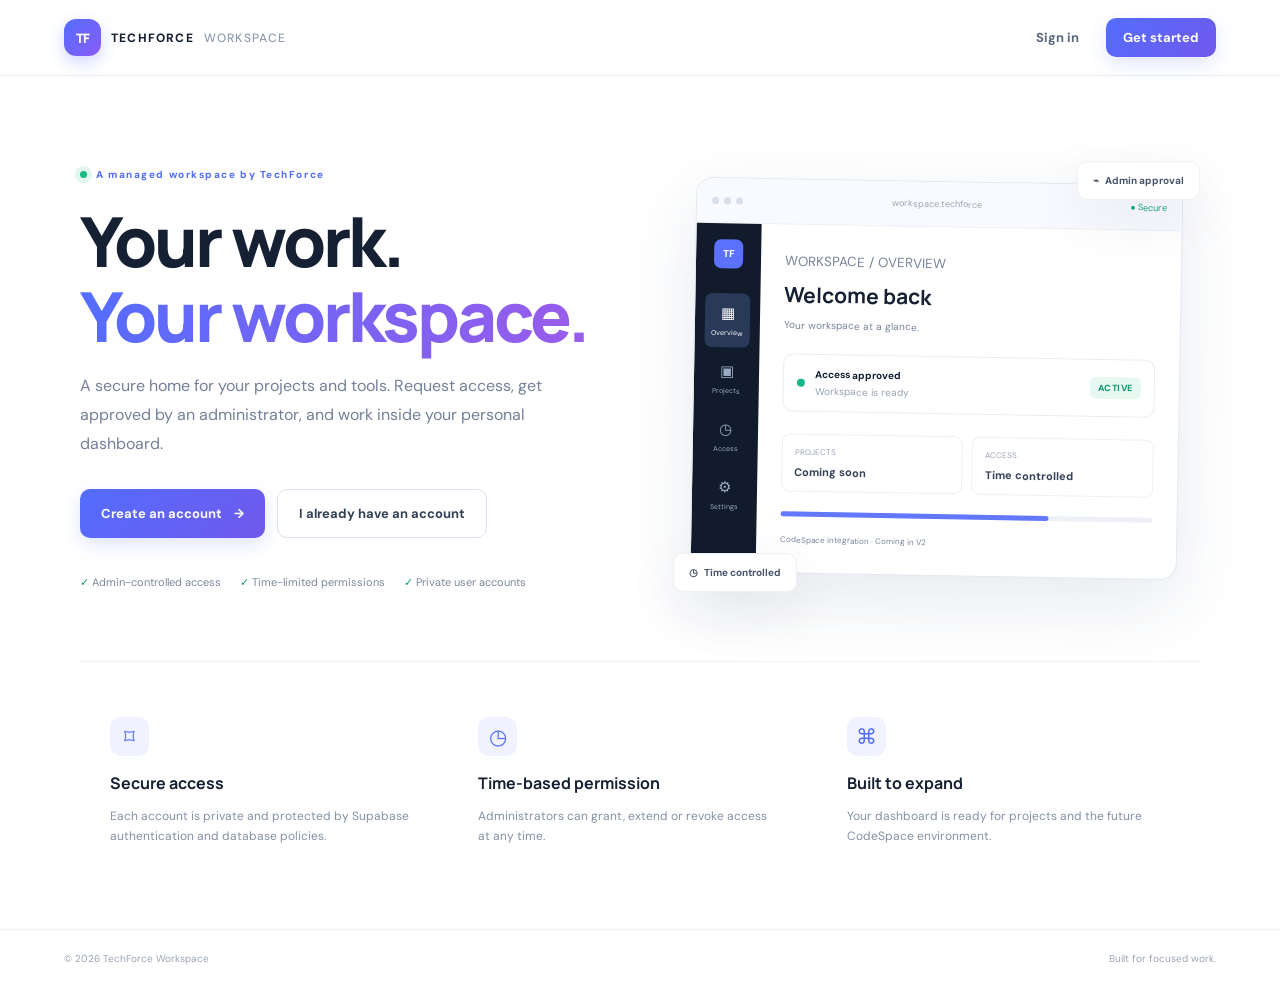
<file: index.html>
<!doctype html>
<html lang="en">
<head>
  <meta charset="utf-8"><meta name="viewport" content="width=device-width,initial-scale=1">
  <meta name="theme-color" content="#101827">
  <title>TechForce Workspace</title><link rel="stylesheet" href="assets/css/style.css">
</head>
<body class="landing">
  <nav class="topbar"><a class="brand" href="index.html"><span class="brand-mark">TF</span> TECHFORCE <b>WORKSPACE</b></a><div class="nav-actions"><a class="btn btn-ghost" href="login.html">Sign in</a><a class="btn btn-primary" href="register.html">Get started</a></div></nav>
  <main class="hero-wrap">
    <div class="hero-copy"><div class="eyebrow"><span class="pulse"></span> A managed workspace by TechForce</div>
      <h1>Your work.<br><span class="gradient-text">Your workspace.</span></h1>
      <p class="hero-sub">A secure home for your projects and tools. Request access, get approved by an administrator, and work inside your personal dashboard.</p>
      <div class="hero-actions"><a class="btn btn-primary btn-large" href="register.html">Create an account <span>→</span></a><a class="btn btn-outline btn-large" href="login.html">I already have an account</a></div>
      <div class="trust-line"><span>✓ Admin-controlled access</span><span>✓ Time-limited permissions</span><span>✓ Private user accounts</span></div>
    </div>
    <div class="hero-preview"><div class="preview-window"><div class="window-head"><div class="dots"><i></i><i></i><i></i></div><span>workspace.techforce</span><span class="window-lock">● Secure</span></div><div class="preview-body"><aside><div class="mini-logo">TF</div><div class="mini-nav active">▦ <small>Overview</small></div><div class="mini-nav">▣ <small>Projects</small></div><div class="mini-nav">◷ <small>Access</small></div><div class="mini-nav">⚙ <small>Settings</small></div></aside><section class="preview-main"><small class="muted">WORKSPACE / OVERVIEW</small><h3>Welcome back</h3><p class="muted">Your workspace at a glance.</p><div class="preview-status"><span class="status-dot"></span><div><b>Access approved</b><small>Workspace is ready</small></div><span class="tag">ACTIVE</span></div><div class="preview-cards"><div><small>PROJECTS</small><b>Coming soon</b></div><div><small>ACCESS</small><b>Time controlled</b></div></div><div class="preview-bar"><span></span></div><small class="muted">CodeSpace integration · Coming in V2</small></section></div></div><div class="float-chip chip-one">⌁ &nbsp; Admin approval</div><div class="float-chip chip-two">◷ &nbsp; Time controlled</div></div>
  </main>
  <section class="features"><div><span class="feature-icon">⌑</span><h3>Secure access</h3><p>Each account is private and protected by Supabase authentication and database policies.</p></div><div><span class="feature-icon">◷</span><h3>Time-based permission</h3><p>Administrators can grant, extend or revoke access at any time.</p></div><div><span class="feature-icon">⌘</span><h3>Built to expand</h3><p>Your dashboard is ready for projects and the future CodeSpace environment.</p></div></section>
  <footer class="footer"><span>© 2026 TechForce Workspace</span><span>Built for focused work.</span></footer>
</body></html>
</file>
<file: assets/css/style.css>
@import url('https://fonts.googleapis.com/css2?family=DM+Sans:wght@400;500;600;700&family=Manrope:wght@400;500;600;700;800&display=swap');
:root{--bg:#f5f7fb;--ink:#152033;--muted:#778399;--line:#e7ebf2;--navy:#101827;--blue:#536dfe;--blue2:#6d7eff;--green:#159b72;--red:#d94b5b;--shadow:0 18px 55px rgba(24,39,75,.08)}
*{box-sizing:border-box}body{margin:0;font-family:'DM Sans',sans-serif;color:var(--ink);background:var(--bg)}a{color:inherit;text-decoration:none}button,input,select{font:inherit}.brand{display:flex;align-items:center;gap:10px;font-size:12px;font-weight:800;letter-spacing:1.2px}.brand b{font-weight:500;color:#8d9ab0}.brand-mark{display:inline-grid;place-items:center;width:37px;height:37px;border-radius:12px;background:linear-gradient(135deg,#536dfe,#8a5cf6);color:white;font:800 13px Manrope;letter-spacing:-.5px;box-shadow:0 6px 16px #536dfe44}.topbar{height:76px;display:flex;align-items:center;justify-content:space-between;padding:0 max(5vw,24px);background:#fff;border-bottom:1px solid var(--line)}.nav-actions{display:flex;gap:10px}.btn{border:0;border-radius:10px;padding:11px 17px;font-weight:700;font-size:13px;display:inline-flex;align-items:center;justify-content:center;gap:12px;cursor:pointer;transition:.2s}.btn:hover{transform:translateY(-1px)}.btn:disabled{opacity:.55;cursor:not-allowed;transform:none}.btn-primary{color:white;background:linear-gradient(135deg,#536dfe,#7059ec);box-shadow:0 7px 18px #536dfe2b}.btn-ghost{background:transparent;color:#59677e}.btn-outline{border:1px solid #dce2ed;background:white;color:#334158}.btn-google{background:white;border:1px solid var(--line);color:#29364a}.btn-full{width:100%;height:47px}.btn-large{padding:15px 21px}.btn-small{padding:8px 11px;font-size:11px;border-radius:8px}.btn-danger-ghost{background:#fff1f2;color:#c43d4e;padding:8px 10px;border-radius:8px;font-size:11px;font-weight:700}.landing{background:#fff}.hero-wrap{max-width:1180px;margin:auto;min-height:580px;padding:85px 30px 65px;display:grid;grid-template-columns:1.02fr .98fr;align-items:center;gap:45px}.eyebrow{font-size:10px;letter-spacing:1.55px;font-weight:800;color:#8995aa}.hero-copy .eyebrow{color:#536dfe;display:flex;align-items:center;gap:9px}.pulse{width:7px;height:7px;border-radius:50%;background:#19b985;box-shadow:0 0 0 5px #19b98520}.hero-copy h1{font:800 clamp(43px,6vw,69px)/1.08 Manrope;margin:23px 0 19px;letter-spacing:-3px}.gradient-text{background:linear-gradient(100deg,#536dfe,#9b5bea);-webkit-background-clip:text;background-clip:text;color:transparent}.hero-sub{font-size:16px;line-height:1.8;color:#738097;max-width:500px}.hero-actions{display:flex;gap:12px;flex-wrap:wrap;margin-top:30px}.trust-line{display:flex;gap:19px;flex-wrap:wrap;margin-top:37px;color:#7b879b;font-size:11px}.trust-line span:first-letter{color:#159b72}.hero-preview{position:relative;padding:20px}.preview-window{border:1px solid #e4e8f0;border-radius:17px;overflow:hidden;background:white;box-shadow:0 25px 70px #263b651b;transform:rotate(1deg)}.window-head{height:45px;background:#f9faff;border-bottom:1px solid #edf0f5;display:flex;align-items:center;justify-content:space-between;padding:0 15px;color:#9aa5b5;font-size:9px}.dots{display:flex;gap:5px}.dots i{width:7px;height:7px;border-radius:50%;background:#d8deea}.window-lock{color:#18a77c}.preview-body{display:flex;min-height:300px}.preview-body aside{width:65px;background:#111b2c;padding:16px 10px;color:#9baac1}.mini-logo{background:#5c72ff;color:#fff;border-radius:7px;width:29px;height:29px;display:grid;place-items:center;font-size:10px;font-weight:800;margin:0 auto 25px}.mini-nav{text-align:center;font-size:15px;padding:10px 0;border-radius:7px;margin:4px 0}.mini-nav small{display:block;font-size:7px;margin-top:5px}.mini-nav.active{background:#293958;color:#fff}.preview-main{padding:25px 24px;flex:1}.preview-main h3{font:700 21px Manrope;margin:10px 0 5px}.muted{color:var(--muted)}.preview-main p{font-size:10px}.preview-status{border:1px solid #e8edf3;border-radius:10px;padding:13px;display:flex;align-items:center;gap:10px;margin:22px 0}.status-dot{width:8px;height:8px;border-radius:50%;background:#16b889}.preview-status b,.preview-status small{display:block;font-size:10px}.preview-status small{color:#98a3b4;margin-top:4px}.tag{display:inline-flex;align-items:center;border-radius:6px;padding:5px 8px;font-size:9px;font-weight:800;letter-spacing:.5px;background:#f0f2f7;color:#78859a}.preview-status .tag{margin-left:auto;color:#14966e;background:#e7f8f1}.preview-cards{display:grid;grid-template-columns:1fr 1fr;gap:9px}.preview-cards div{border:1px solid #edf0f5;border-radius:8px;padding:12px}.preview-cards small,.preview-cards b{display:block;font-size:8px;color:#96a1b2}.preview-cards b{font-size:11px;color:#344158;margin-top:8px}.preview-bar{height:5px;background:#edf0f6;border-radius:5px;margin:20px 0 10px}.preview-bar span{display:block;width:72%;height:100%;background:#6377ff;border-radius:5px}.preview-main>small:last-child{font-size:8px}.float-chip{position:absolute;background:#fff;padding:12px 15px;border:1px solid #edf0f5;border-radius:10px;box-shadow:var(--shadow);font-size:10px;font-weight:700;color:#46536b}.chip-one{top:0;right:0}.chip-two{bottom:4px;left:0}.features{max-width:1120px;margin:0 auto;padding:55px 30px 70px;border-top:1px solid #f0f2f6;display:grid;grid-template-columns:repeat(3,1fr);gap:45px}.features>div{max-width:300px}.feature-icon{display:grid;place-items:center;width:39px;height:39px;border-radius:11px;background:#f0f2ff;color:#536dfe;font-size:21px}.features h3{font:700 16px Manrope;margin:16px 0 8px}.features p{font-size:12px;line-height:1.7;color:#8390a4}.footer{border-top:1px solid #edf0f5;padding:22px 5vw;display:flex;justify-content:space-between;color:#9aa4b4;font-size:10px}
.auth-page{min-height:100vh;background:radial-gradient(circle at 15% 15%,#e9edff,transparent 32%),#f5f7fb;display:flex;align-items:center;justify-content:center;padding:75px 18px 25px;position:relative}.back-home{position:absolute;top:25px;left:5vw;font-size:12px;color:#68758a;font-weight:700}.auth-card{width:min(100%,420px);background:white;border:1px solid #edf0f5;border-radius:19px;padding:34px;box-shadow:var(--shadow)}.auth-brand{margin-bottom:25px}.auth-card h1{font:800 25px Manrope;letter-spacing:-.8px;margin:10px 0}.auth-card>p{font-size:12px}.auth-card form{display:grid;gap:15px}.auth-card label,.modal label{font-size:11px;font-weight:700;color:#536077;display:grid;gap:7px}.auth-card input,.modal input,.modal select{width:100%;height:43px;border:1px solid #e1e6ef;border-radius:8px;padding:0 12px;outline:none;color:#26344b;background:#fff}.auth-card input:focus,.modal input:focus,.modal select:focus{border-color:#7182ff;box-shadow:0 0 0 3px #7182ff18}.google-g{font-size:17px;font-weight:800;color:#4285f4}.or-divider{display:flex;align-items:center;gap:12px;color:#a0a9b8;font-size:10px;margin:20px 0}.or-divider:before,.or-divider:after{content:"";height:1px;background:#edf0f5;flex:1}.auth-foot{text-align:center;margin-top:22px!important}.auth-foot a{color:#536dfe;font-weight:700}.tiny-note{font-size:10px!important;line-height:1.6;color:#9aa4b4}.message{font-size:12px;line-height:1.5;margin:12px 0;min-height:16px}.message.error{color:#c33e50}.message.success{color:#12815f}.message.info{color:#596b91}
.app-page{background:#f5f7fb;min-height:100vh}.app-shell{display:flex;min-height:100vh}.sidebar{width:235px;flex-shrink:0;background:#111b2b;color:#d9e1ef;padding:25px 16px;display:flex;flex-direction:column}.side-brand{padding:0 7px 38px;color:#fff;font-size:11px}.side-brand span:last-child{display:flex;flex-direction:column;gap:4px}.side-brand small{font-size:8px;color:#8392aa;letter-spacing:1.8px}.side-label{font-size:9px;color:#72819a;font-weight:800;letter-spacing:1.5px;padding:0 12px 12px}.side-link{height:43px;border-radius:8px;display:flex;align-items:center;gap:12px;padding:0 12px;color:#9aa8bd;font-size:13px;margin:3px 0}.side-link span{font-size:11px;font-weight:600}.side-link.selected,.side-link:hover{background:#263650;color:#fff}.side-link em{font-size:7px;font-style:normal;background:#3a4760;border-radius:4px;padding:3px 5px;margin-left:auto}.side-bottom{margin-top:auto;border-top:1px solid #2a3548;padding-top:15px}.app-main{flex:1;min-width:0;padding:32px clamp(20px,4vw,55px) 20px;max-width:1500px;margin:0 auto}.app-header{display:flex;align-items:center;justify-content:space-between;gap:15px}.app-header h1{font:800 27px Manrope;margin:7px 0 0;letter-spacing:-1px}.user-pill{display:flex;align-items:center;gap:9px;background:white;border:1px solid var(--line);border-radius:30px;padding:6px 13px 6px 6px;font-size:10px;color:#536077}.avatar{width:29px;height:29px;display:grid;place-items:center;background:#e9edff;color:#536dfe;border-radius:50%;font-weight:800}.admin-avatar{background:#e9e6ff;color:#7658db}.welcome-row{display:flex;align-items:center;justify-content:space-between;margin:35px 0 22px}.welcome-row h2{font:700 19px Manrope;margin:0 0 6px}.welcome-row p{font-size:11px;margin:0}.stats-grid{display:grid;grid-template-columns:repeat(3,1fr);gap:15px}.stat-card,.panel{background:white;border:1px solid var(--line);border-radius:13px;padding:20px;box-shadow:0 4px 15px #20345a05}.stat-card{display:grid;grid-template-columns:38px 1fr;column-gap:12px;align-items:center}.stat-icon{grid-row:span 3;width:38px;height:38px;border-radius:10px;display:grid;place-items:center;font-size:18px}.stat-icon.purple{background:#f0ebff;color:#795ce1}.stat-icon.blue{background:#eaf0ff;color:#5570ed}.stat-icon.green{background:#e5f8f1;color:#169b72}.stat-card>span{font-size:9px;font-weight:800;letter-spacing:.8px}.stat-card strong{font:800 18px Manrope;margin:5px 0}.stat-card small{font-size:9px;color:#98a3b3}.content-grid{display:grid;grid-template-columns:1.25fr .75fr;gap:15px;margin-top:17px}.panel h3{font:700 15px Manrope;margin:7px 0}.panel p{font-size:11px;line-height:1.7}.panel-head{display:flex;align-items:center;justify-content:space-between;gap:10px}.access-panel>p{max-width:560px}.action-row{margin:17px 0}.info-strip{background:#f6f8fc;border-radius:8px;padding:12px;color:#7d899d;font-size:10px;line-height:1.6}.coming-card{border:1px dashed #dfe5ef;border-radius:10px;padding:17px;margin-top:15px}.coming-icon{width:36px;height:36px;border-radius:10px;background:#f0edff;color:#7b61e8;display:grid;place-items:center;font-size:20px;margin-bottom:12px}.coming-card b{display:block;font-size:12px}.coming-card p{margin:7px 0 12px}.activity-panel{margin-top:17px}.steps-inline{display:grid;grid-template-columns:repeat(3,1fr);gap:18px;margin-top:18px}.steps-inline>div{display:grid;gap:5px}.steps-inline b{font-size:10px;color:#6679f1}.steps-inline span{font-size:11px;font-weight:700}.steps-inline small{font-size:9px;color:#929daf}.app-footer{display:flex;justify-content:space-between;color:#9aa5b5;font-size:9px;padding:25px 2px 5px}.tag-active{background:#e7f8f1;color:#13835f}.tag-pending{background:#fff5e5;color:#b77b1c}.tag-expired{background:#fff0e9;color:#bd643b}.tag-admin{background:#f0ebff;color:#7658db}.tag-neutral{background:#f0f2f6;color:#7d899b}
.table-panel{margin-top:17px;padding:20px 0}.table-panel>.panel-head{padding:0 20px 15px}.table-wrap{overflow-x:auto}table{width:100%;border-collapse:collapse;min-width:620px;text-align:left}th{font-size:9px;letter-spacing:.8px;color:#929daf;font-weight:800;background:#fafbfe;padding:12px 17px}td{font-size:10px;color:#526078;padding:13px 17px;border-top:1px solid #f0f2f6;white-space:nowrap}td b,td small{display:block}td b{font-size:10px;color:#28364d}td small{font-size:9px;color:#9aa4b4;margin-top:4px}.empty-cell{text-align:center;color:#9aa4b4;padding:27px}.modal-backdrop{position:fixed;inset:0;background:#1018278c;display:grid;place-items:center;padding:18px;z-index:10}.modal-backdrop[hidden]{display:none}.modal{position:relative;background:white;border-radius:16px;padding:28px;width:min(100%,420px);box-shadow:0 25px 80px #0003}.modal h2{font:800 22px Manrope;margin:8px 0}.modal p{font-size:11px;line-height:1.6}.modal form{display:grid;gap:15px;margin-top:20px}.modal-actions{display:flex;justify-content:flex-end;gap:9px;margin-top:8px}.modal-close{position:absolute;right:17px;top:13px;border:0;background:transparent;font-size:25px;color:#8591a4;cursor:pointer}
@media(max-width:850px){.hero-wrap{grid-template-columns:1fr;padding-top:60px}.hero-preview{max-width:550px;width:100%;margin:0 auto}.features{gap:20px}.sidebar{width:190px}.content-grid{grid-template-columns:1fr}}
@media(max-width:600px){.topbar{height:65px;padding:0 17px}.brand{font-size:10px}.brand-mark{width:32px;height:32px}.nav-actions{gap:2px}.nav-actions .btn{padding:9px 10px;font-size:10px}.hero-wrap{padding:54px 20px 40px;gap:35px}.hero-copy h1{font-size:46px;letter-spacing:-2px}.hero-sub{font-size:13px}.trust-line{gap:10px;font-size:9px}.hero-preview{padding:12px}.preview-body{min-height:250px}.preview-main{padding:18px 13px}.features{grid-template-columns:1fr;padding:35px 24px;gap:25px}.features>div{max-width:none}.footer{padding:18px;gap:12px;font-size:9px}.auth-card{padding:25px 21px}.app-shell{display:block}.sidebar{width:100%;height:auto;padding:12px 15px;display:flex;flex-direction:row;align-items:center;gap:5px;overflow-x:auto}.side-brand{padding:0 10px 0 0;margin-right:5px;flex-shrink:0}.side-brand small,.side-label,.side-link em{display:none}.side-link{height:36px;padding:0 10px;flex-shrink:0;font-size:12px}.side-link span{white-space:nowrap}.side-bottom{margin:0 0 0 auto;padding:0;border:0;display:flex}.side-bottom .side-link{white-space:nowrap}.app-main{padding:23px 15px 15px}.app-header h1{font-size:23px}.user-pill{font-size:0;padding:5px}.welcome-row{margin:26px 0 17px}.welcome-row h2{font-size:16px}.stats-grid{grid-template-columns:1fr;gap:9px}.stat-card{padding:14px}.content-grid{margin-top:10px}.panel{padding:16px}.steps-inline{grid-template-columns:1fr;gap:14px}.steps-inline>div{grid-template-columns:28px 1fr;align-items:center}.steps-inline small{grid-column:2}.app-footer{font-size:8px}.admin-stats{grid-template-columns:repeat(3,1fr);gap:6px}.admin-stats .stat-card{display:block;padding:10px}.admin-stats .stat-icon{width:28px;height:28px;margin-bottom:9px}.admin-stats .stat-card>span{font-size:7px}.admin-stats .stat-card strong{font-size:16px;display:block}.admin-stats .stat-card small{font-size:8px}.table-panel{padding:15px 0}.table-panel>.panel-head{padding:0 13px 12px}.table-panel h3{font-size:13px}.modal{padding:23px}}
</file>
